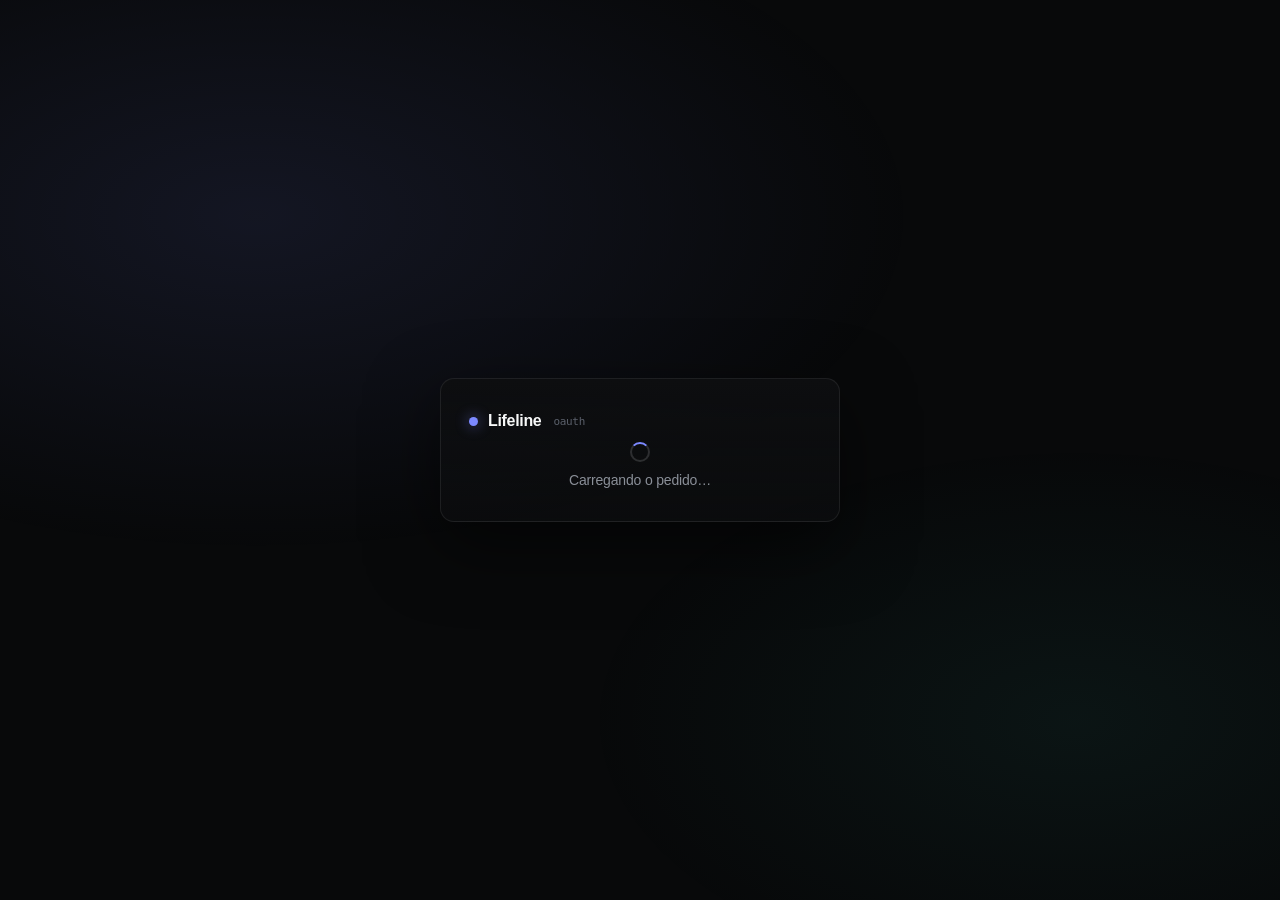
<file: site/oauth/consent/index.html>
<!doctype html>
<html lang="pt-BR">
<head>
<meta charset="utf-8">
<meta name="viewport" content="width=device-width, initial-scale=1">
<meta name="robots" content="noindex">
<title>Autorizar — Lifeline</title>
<link rel="icon" href="data:image/svg+xml,%3Csvg xmlns='http://www.w3.org/2000/svg' viewBox='0 0 16 16'%3E%3Ccircle cx='8' cy='8' r='4' fill='%237c89ff'/%3E%3C/svg%3E">
<style>
  /* tokens do site (style.css) — auto-contido p/ não herdar o layout da landing */
  :root{
    --bg:#08090a; --bg-elev:#0d0e10; --bg-elev-2:#131417;
    --ink:#f7f8f8; --ink-dim:#b7bdc6; --ink-mute:#8a8f98; --ink-faint:#5b606b;
    --line:rgba(255,255,255,.08); --line-strong:rgba(255,255,255,.14);
    --accent:#7c89ff; --accent-2:#41d6c3; --accent-glow:rgba(124,137,255,.45);
    --radius:10px;
    --font:"Inter",-apple-system,BlinkMacSystemFont,"Segoe UI",Roboto,Helvetica,Arial,sans-serif;
    --mono:"JetBrains Mono",ui-monospace,"SF Mono","Menlo","Consolas",monospace;
  }
  *{box-sizing:border-box;margin:0;padding:0}
  body{
    font-family:var(--font); background:var(--bg); color:var(--ink); font-size:16px; line-height:1.55;
    -webkit-font-smoothing:antialiased; letter-spacing:-.011em;
    min-height:100vh; display:grid; place-items:center; padding:24px;
  }
  .bg-fx{position:fixed;inset:0;z-index:0;pointer-events:none;
    background:radial-gradient(1100px 560px at 20% 24%,rgba(124,137,255,.10),transparent 60%),
               radial-gradient(820px 460px at 84% 80%,rgba(65,214,195,.06),transparent 60%);}
  .card{
    position:relative; z-index:1; width:100%; max-width:400px;
    background:linear-gradient(180deg,var(--bg-elev),rgba(13,14,16,.55));
    border:1px solid var(--line); border-radius:14px; padding:30px 28px;
    box-shadow:0 24px 70px rgba(0,0,0,.55);
  }
  .brand{display:flex;align-items:center;gap:10px;font-weight:560;letter-spacing:-.02em;margin-bottom:6px}
  .brand .dot{width:9px;height:9px;border-radius:50%;background:var(--accent);box-shadow:0 0 14px 1px var(--accent-glow)}
  .brand .ver{color:var(--ink-faint);font:500 11px/1 var(--mono);margin-left:2px}
  h1{font-size:20px;font-weight:580;letter-spacing:-.025em;line-height:1.15;margin-top:14px}
  h1 .grad{background:linear-gradient(96deg,var(--ink) 30%,var(--accent) 75%,var(--accent-2));
    -webkit-background-clip:text;background-clip:text;-webkit-text-fill-color:transparent}
  p.sub{color:var(--ink-mute);font-size:14px;margin-top:8px}
  .who{color:var(--ink-dim)} .who b{color:var(--ink);font-weight:560}
  .err{color:#ff6b6b;font-size:13px;min-height:16px;margin-top:10px}
  .scopes{margin:18px 0 4px;border:1px solid var(--line);border-radius:var(--radius);
    background:var(--bg-elev-2);padding:12px 14px}
  .scopes .k{font:600 10.5px/1 var(--mono);color:var(--accent);letter-spacing:.06em;text-transform:uppercase}
  .scopes ul{list-style:none;margin:9px 0 0;display:flex;flex-direction:column;gap:6px}
  .scopes li{color:var(--ink-dim);font-size:13px;display:flex;gap:8px}
  .scopes li::before{content:"›";color:var(--accent)}
  .field{width:100%;margin:7px 0;padding:11px 13px;border-radius:9px;border:1px solid var(--line-strong);
    background:#0b0c0e;color:var(--ink);font-size:14px;font-family:var(--font)}
  .field::placeholder{color:var(--ink-faint)}
  .btn{display:flex;align-items:center;justify-content:center;gap:9px;width:100%;
    padding:11px 16px;border-radius:var(--radius);font-size:14.5px;font-weight:540;cursor:pointer;
    border:1px solid transparent;transition:all .18s cubic-bezier(.22,1,.36,1);margin-top:10px}
  .btn-primary{background:var(--ink);color:#0a0b0c}
  .btn-primary:hover{transform:translateY(-1px);box-shadow:0 8px 30px rgba(255,255,255,.12)}
  .btn-ghost{border-color:var(--line-strong);color:var(--ink-dim);background:transparent}
  .btn-ghost:hover{border-color:var(--accent);color:#fff}
  .btn .ic{width:17px;height:17px;display:inline-block}
  .row{display:flex;gap:10px} .row .btn{margin-top:0}
  .or{display:flex;align-items:center;gap:12px;color:var(--ink-faint);font-size:12px;margin:18px 0 6px}
  .or::before,.or::after{content:"";flex:1;height:1px;background:var(--line)}
  .muted{color:var(--ink-faint);font-size:12px;margin-top:16px;text-align:center}
  .link{color:var(--ink-mute);cursor:pointer;text-decoration:underline;text-underline-offset:2px}
  .link:hover{color:var(--ink)}
  .hide{display:none}
  .spin{width:20px;height:20px;border:2px solid var(--line-strong);border-top-color:var(--accent);
    border-radius:50%;animation:r .7s linear infinite;margin:8px auto}
  @keyframes r{to{transform:rotate(360deg)}}
</style>
</head>
<body>
<div class="bg-fx"></div>
<div class="card">
  <div class="brand"><span class="dot"></span>Lifeline<span class="ver">oauth</span></div>

  <!-- estado: carregando -->
  <div id="loading"><div class="spin"></div><p class="sub" style="text-align:center">Carregando o pedido…</p></div>

  <!-- estado: login (sem sessão) -->
  <div id="login" class="hide">
    <h1>Entre para <span class="grad">autorizar</span></h1>
    <p class="sub"><span id="login-app" class="who">Um aplicativo</span> quer conectar à sua Lifeline.</p>
    <div class="err" id="login-err"></div>
    <button class="btn btn-ghost" data-prov="google">
      <svg class="ic" viewBox="0 0 24 24"><path fill="#fff" d="M12 11v3.2h4.5c-.2 1.2-1.4 3.5-4.5 3.5-2.7 0-4.9-2.2-4.9-5s2.2-5 4.9-5c1.5 0 2.6.7 3.2 1.2l2.2-2.1C16.1 3.7 14.2 3 12 3 7 3 3 7 3 12s4 9 9 9c5.2 0 8.6-3.6 8.6-8.7 0-.6-.1-1-.2-1.5z"/></svg>
      Continuar com Google
    </button>
    <button class="btn btn-ghost" data-prov="github">
      <svg class="ic" viewBox="0 0 24 24"><path fill="#fff" d="M12 2a10 10 0 0 0-3.2 19.5c.5.1.7-.2.7-.5v-1.7c-2.8.6-3.4-1.3-3.4-1.3-.5-1.1-1.1-1.4-1.1-1.4-.9-.6.1-.6.1-.6 1 .1 1.5 1 1.5 1 .9 1.5 2.3 1.1 2.9.8.1-.6.3-1.1.6-1.3-2.2-.300-4.6-1.1-4.6-4.9 0-1.1.4-2 1-2.7-.1-.3-.4-1.3.1-2.7 0 0 .8-.3 2.7 1a9.4 9.4 0 0 1 5 0c1.9-1.3 2.7-1 2.7-1 .5 1.4.2 2.4.1 2.7.6.7 1 1.6 1 2.7 0 3.8-2.4 4.6-4.6 4.9.3.3.6.9.6 1.8v2.7c0 .3.2.6.7.5A10 10 0 0 0 12 2z"/></svg>
      Continuar com GitHub
    </button>
    <div class="or">ou com email</div>
    <input id="email" class="field" type="email" placeholder="email" autocomplete="username">
    <input id="password" class="field" type="password" placeholder="senha" autocomplete="current-password">
    <button class="btn btn-primary" id="email-go">Continuar</button>
    <p class="muted">Primeiro acesso? <span class="link" id="signup-link">Criar conta</span></p>
  </div>

  <!-- estado: consentimento (com sessão) -->
  <div id="consent" class="hide">
    <h1><span id="consent-app" class="grad">Um aplicativo</span> quer acesso</h1>
    <p class="sub">Conectado como <span id="who-email" class="who"></span>.</p>
    <div class="scopes" id="scopes-box">
      <div class="k">Vai poder</div>
      <ul id="scopes-list"><li>Ler e propor no contexto da sua Lifeline (com sua curadoria)</li></ul>
    </div>
    <div class="err" id="consent-err"></div>
    <button class="btn btn-primary" id="approve">Autorizar</button>
    <button class="btn btn-ghost" id="deny">Negar</button>
    <p class="muted"><span class="link" id="switch">Entrar com outra conta</span></p>
  </div>

  <!-- estado: erro -->
  <div id="error" class="hide">
    <h1>Algo deu errado</h1>
    <p class="sub" id="error-msg">Erro desconhecido.</p>
    <button class="btn btn-ghost" onclick="location.reload()">Tentar de novo</button>
  </div>
</div>

<script type="module">
import { createClient } from 'https://esm.sh/@supabase/supabase-js@2'

// Injetado pelo servidor (a rota /oauth/consent substitui pelos valores do ambiente) — mantém o
// core genérico (sem projeto hardcoded). A anon key é pública por design (client-side, RLS protege).
const SUPABASE_URL = '__LIFELINE_SUPABASE_URL__'
const SUPABASE_ANON = '__LIFELINE_SUPABASE_ANON__'

const sb = createClient(SUPABASE_URL, SUPABASE_ANON)
const $ = (id) => document.getElementById(id)
const params = new URLSearchParams(location.search)
const authId = params.get('authorization_id') || params.get('authorization_request_id')

function show(state){ for(const s of ['loading','login','consent','error']) $(s).classList.toggle('hide', s!==state) }
function fail(msg){ $('error-msg').textContent = msg; show('error') }

async function main(){
  if (!sb.auth.oauth){ return fail('supabase-js sem suporte ao OAuth Server (versão antiga em cache). Recarregue.') }
  if (!authId){ return fail('Faltou o authorization_id na URL — recomece a conexão pelo cliente (claude.ai).') }
  const { data:{ session } } = await sb.auth.getSession()
  if (!session){ show('login'); return }

  let details
  try {
    const res = await sb.auth.oauth.getAuthorizationDetails(authId)
    if (res.error) throw res.error
    details = res.data || res
  } catch (e){ return fail('Não foi possível carregar o pedido: ' + (e.message||e)) }

  const client = details.client || details
  $('consent-app').textContent = client.name || client.client_name || 'Um aplicativo'
  $('who-email').textContent = session.user?.email || session.user?.id || '—'
  // a API devolve `scope` como string separada por espaço (fallback: array `scopes`)
  const raw = details.scope ?? details.scopes ?? client.scope
  const scopeArr = Array.isArray(raw) ? raw : (typeof raw === 'string' ? raw.split(/\s+/).filter(Boolean) : [])
  if (scopeArr.length){
    const ul = $('scopes-list'); ul.innerHTML = ''
    for (const s of scopeArr){ const li = document.createElement('li'); li.textContent = s; ul.appendChild(li) }  // textContent = sem injeção
  }
  show('consent')
}

// ----- login: social -----
for (const btn of document.querySelectorAll('[data-prov]')){
  btn.addEventListener('click', async () => {
    const provider = btn.dataset.prov
    const { error } = await sb.auth.signInWithOAuth({ provider, options:{ redirectTo: location.href } })
    if (error) $('login-err').textContent = error.message  // ex.: provider não habilitado no Supabase
  })
}
// ----- login: email/senha (+ criar conta) -----
let signupMode = false
$('signup-link').addEventListener('click', () => {
  signupMode = !signupMode
  $('email-go').textContent = signupMode ? 'Criar conta e continuar' : 'Continuar'
  $('signup-link').textContent = signupMode ? 'Já tenho conta' : 'Criar conta'
})
$('email-go').addEventListener('click', async () => {
  $('login-err').textContent = ''
  const email = $('email').value.trim(), password = $('password').value
  if (!email || !password){ $('login-err').textContent = 'Preencha email e senha.'; return }
  const fn = signupMode ? sb.auth.signUp({ email, password })
                        : sb.auth.signInWithPassword({ email, password })
  const { data, error } = await fn
  if (error){ $('login-err').textContent = error.message; return }
  if (signupMode && !data.session){ $('login-err').textContent = 'Conta criada — confirme pelo email e volte para entrar.'; return }
  location.reload()  // tem sessão → vira a tela de consentimento
})

// ----- consentimento: aprovar / negar -----
$('approve').addEventListener('click', () => finish('approve'))
$('deny').addEventListener('click', () => finish('deny'))
async function finish(kind){
  $('consent-err').textContent = ''
  try {
    const call = kind==='approve' ? sb.auth.oauth.approveAuthorization(authId)
                                  : sb.auth.oauth.denyAuthorization(authId)
    const res = await call
    if (res.error) throw res.error
    const url = (res.data && (res.data.redirect_url || res.data.url)) || res.redirect_url
    if (!url) throw new Error('o Supabase não devolveu o redirect_url')
    location.href = url
  } catch (e){ $('consent-err').textContent = 'Falha ao ' + (kind==='approve'?'autorizar':'negar') + ': ' + (e.message||e) }
}
$('switch').addEventListener('click', async () => { await sb.auth.signOut(); location.reload() })

main()
</script>
</body>
</html>
</file>
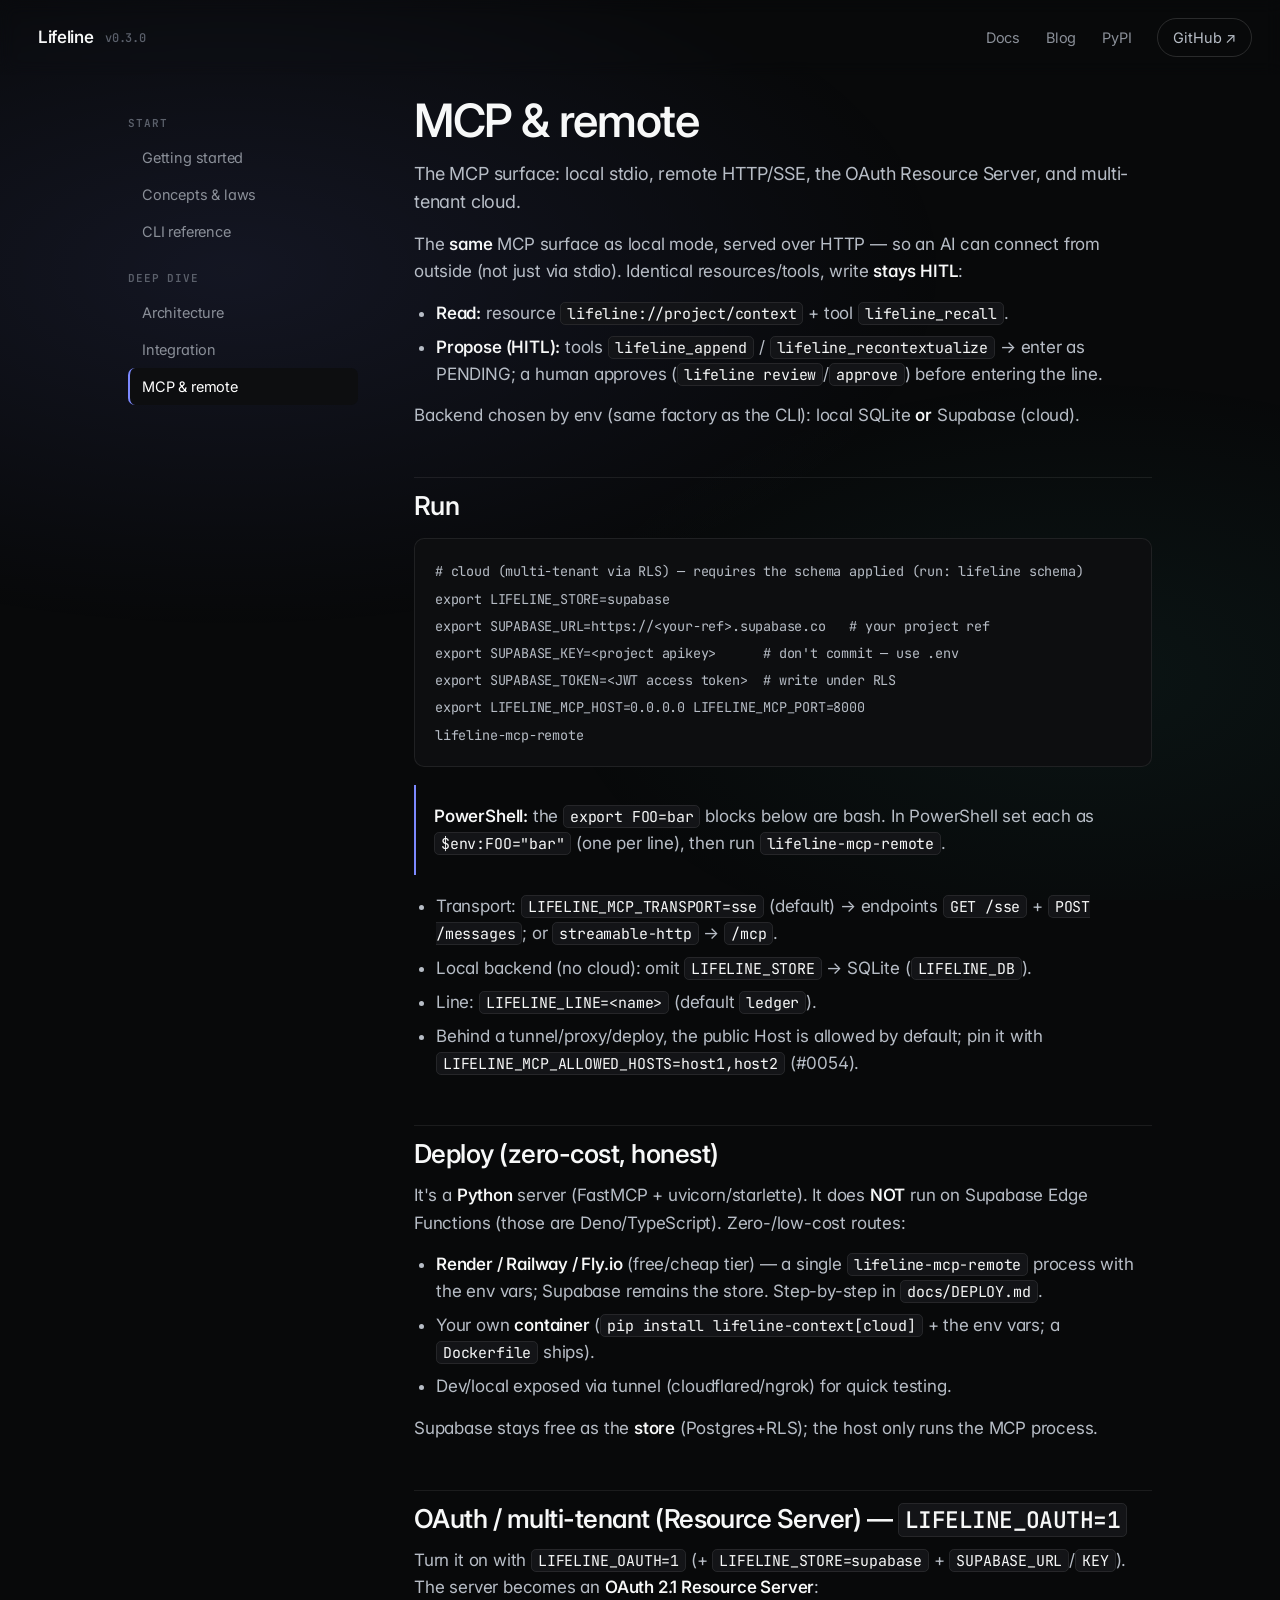
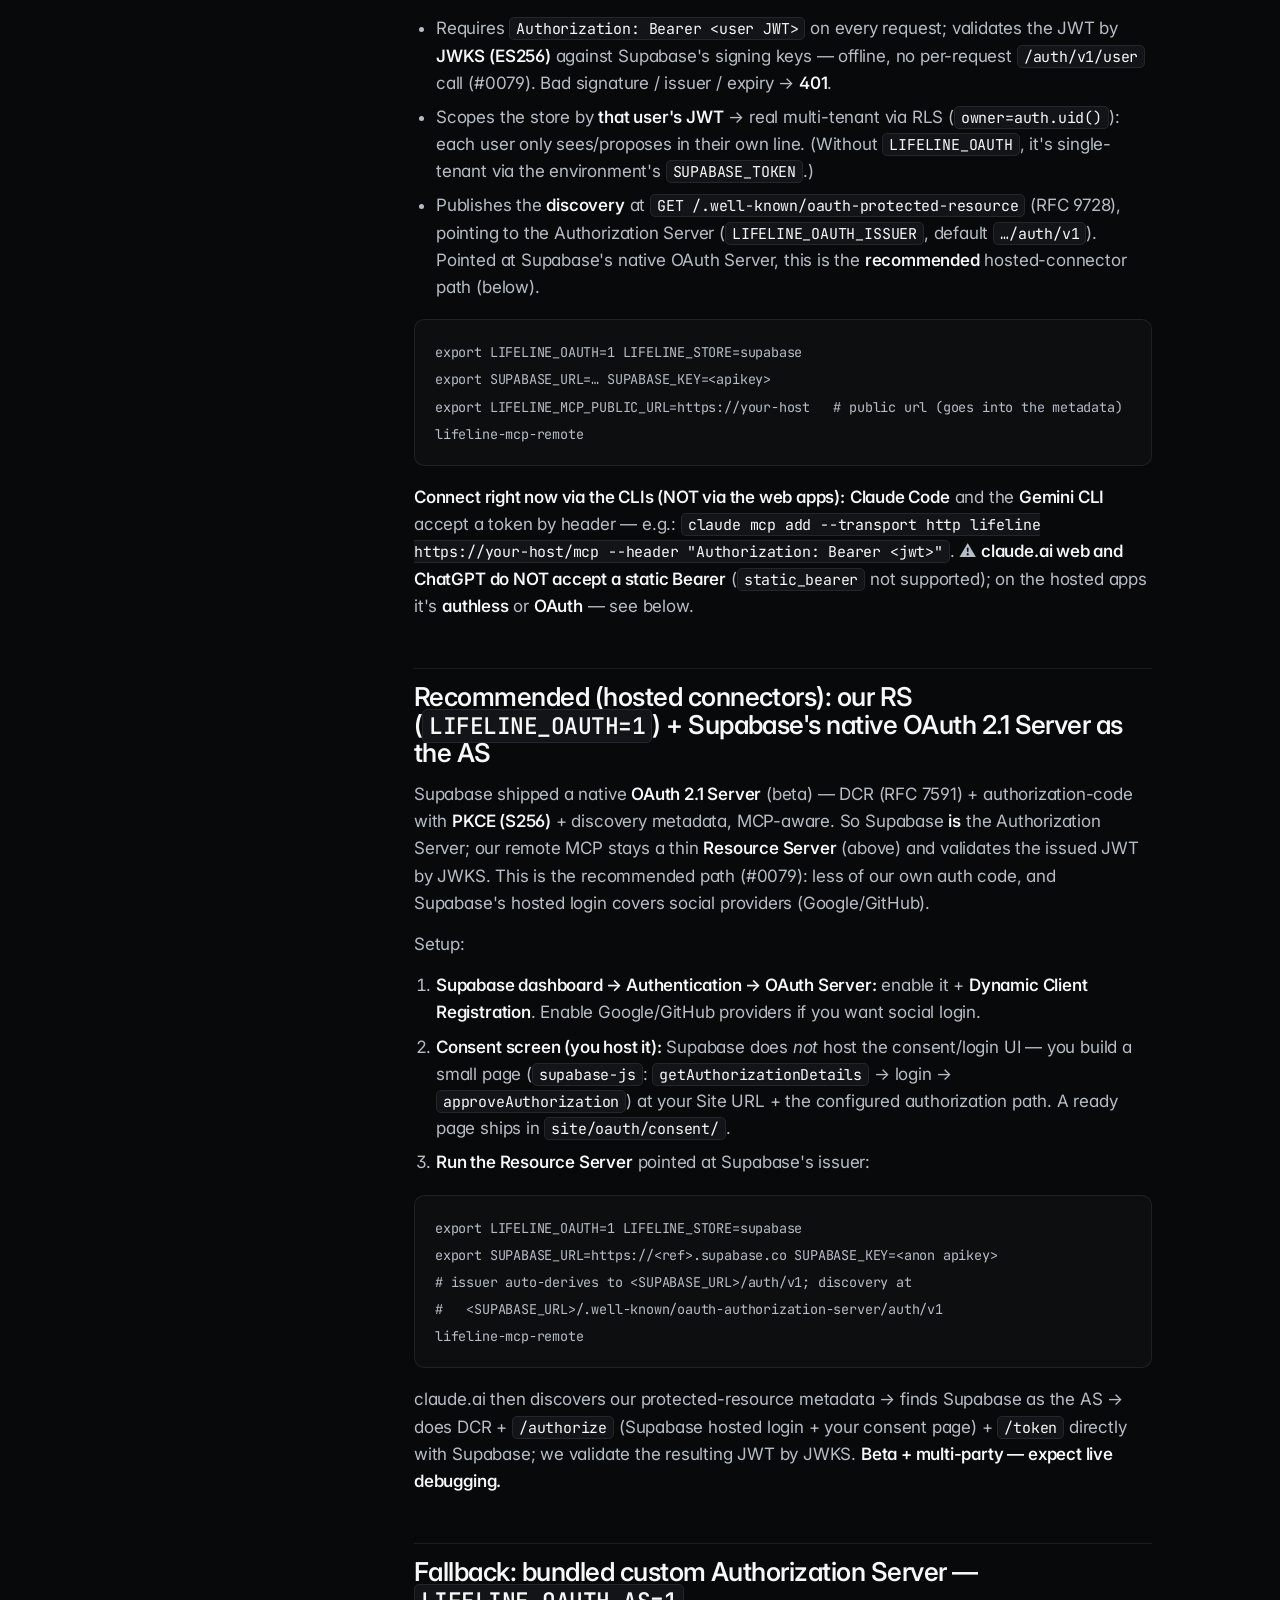
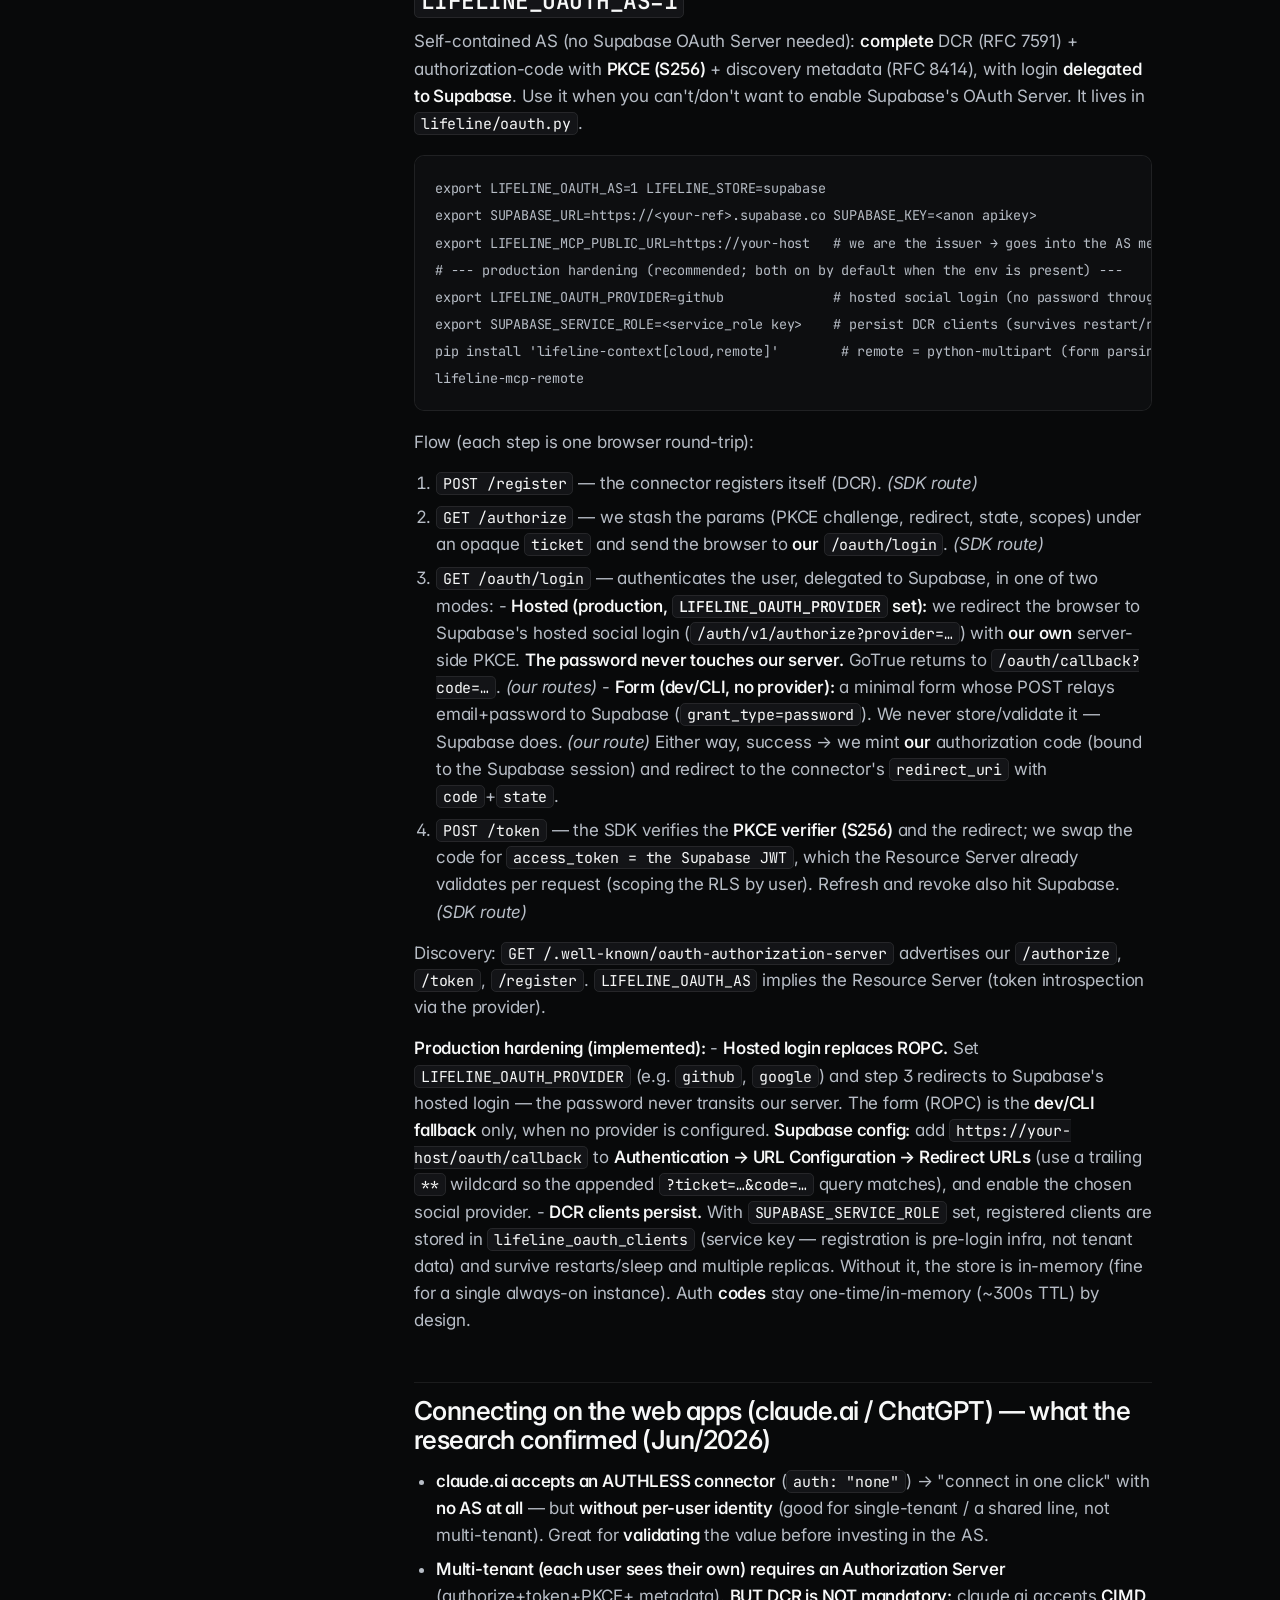
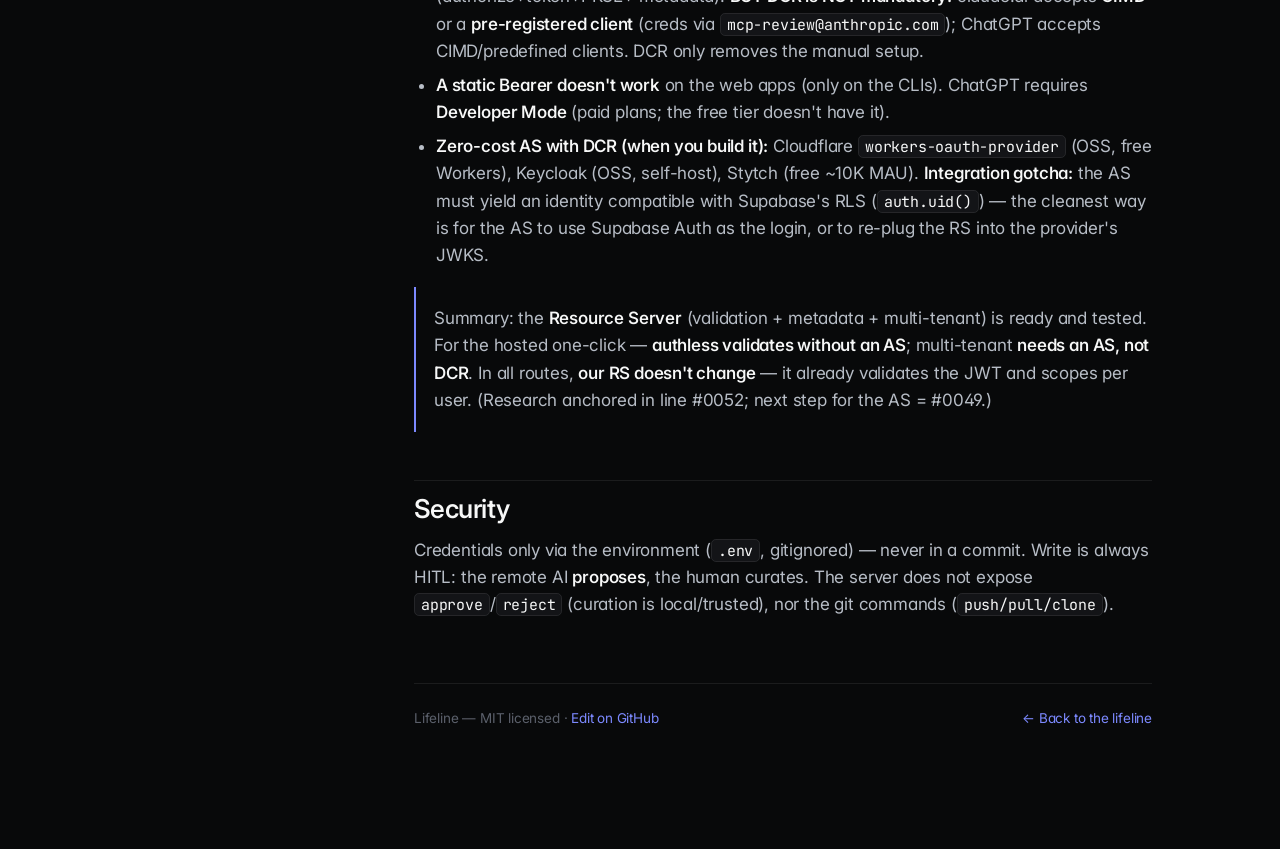
<file: site/docs/mcp.html>
<!doctype html>
<html lang="en">
<head>
<meta charset="utf-8">
<meta name="viewport" content="width=device-width, initial-scale=1, viewport-fit=cover">
<title>MCP & remote — Lifeline docs</title>
<meta name="description" content="The MCP surface: local stdio, remote HTTP/SSE, the OAuth Resource Server, and multi-tenant cloud.">
<link rel="canonical" href="https://lifelinecontext.com/docs/mcp.html">
<meta name="robots" content="index, follow, max-image-preview:large, max-snippet:-1">
<meta property="og:type" content="article">
<meta property="og:site_name" content="Lifeline">
<meta property="og:title" content="MCP & remote — Lifeline docs">
<meta property="og:description" content="The MCP surface: local stdio, remote HTTP/SSE, the OAuth Resource Server, and multi-tenant cloud.">
<meta property="og:url" content="https://lifelinecontext.com/docs/mcp.html">
<meta property="og:image" content="https://lifelinecontext.com/assets/og.svg">
<meta name="twitter:card" content="summary_large_image">
<meta name="theme-color" content="#08090a">
<link rel="icon" href="../assets/favicon.svg" type="image/svg+xml">
<link rel="preconnect" href="https://fonts.googleapis.com">
<link rel="preconnect" href="https://fonts.gstatic.com" crossorigin>
<link href="https://fonts.googleapis.com/css2?family=Inter:wght@400;500;560;600&family=JetBrains+Mono:wght@500;600&display=swap" rel="stylesheet">
<link rel="stylesheet" href="../assets/css/style.css">
<script type="application/ld+json">
{"@context":"https://schema.org","@type":"TechArticle","headline":"MCP & remote","description":"The MCP surface: local stdio, remote HTTP/SSE, the OAuth Resource Server, and multi-tenant cloud.","url":"https://lifelinecontext.com/docs/mcp.html","author":{"@type":"Person","name":"jessianmart"},"publisher":{"@type":"Organization","name":"Lifeline","url":"https://lifelinecontext.com/"},"isPartOf":{"@type":"WebSite","name":"Lifeline","url":"https://lifelinecontext.com/"},"inLanguage":"en","license":"https://opensource.org/licenses/MIT"}
</script>
</head>
<body class="docs">
<div class="bg-fx"></div>
<header class="topbar">
  <a class="brand" href="../"><svg class="brandmark" viewBox="0 0 1024 1024" aria-hidden="true"><g fill="currentColor"><path d="M120 120 L270 120 L270 754 L660 754 L660 904 L210 904 Q120 904 120 814 L120 120 Z"/><path d="M364 120 L814 120 Q904 120 904 210 L904 904 L754 904 L754 270 L364 270 Z"/><rect x="412" y="330" width="72" height="364"/><rect x="540" y="330" width="72" height="364"/><rect x="330" y="412" width="364" height="72"/><rect x="330" y="540" width="364" height="72"/></g></svg> Lifeline <span class="ver">v0.3.0</span></a>
  <nav class="topnav">
    <a href="index.html">Docs</a>
    <a href="../blog/">Blog</a>
    <a href="https://pypi.org/project/lifeline-context/" target="_blank" rel="noopener">PyPI</a>
    <a class="pill" href="https://github.com/lifeline-context/lifeline" target="_blank" rel="noopener">GitHub ↗</a>
  </nav>
</header>
<div class="docs-shell">
  <aside class="docs-side"><div class="group">Start</div>
      <a href="getting-started.html">Getting started</a>
      <a href="concepts.html">Concepts & laws</a>
      <a href="cli.html">CLI reference</a>
      <div class="group">Deep dive</div>
      <a href="architecture.html">Architecture</a>
      <a href="integration.html">Integration</a>
      <a href="mcp.html" class="current">MCP & remote</a></aside>
  <main class="docs-main">
    <h1>MCP & remote</h1>
    <p class="docs-lead">The MCP surface: local stdio, remote HTTP/SSE, the OAuth Resource Server, and multi-tenant cloud.</p>
<p>The <strong>same</strong> MCP surface as local mode, served over HTTP — so an AI can connect from outside
(not just via stdio). Identical resources/tools, write <strong>stays HITL</strong>:</p>
<ul>
<li><strong>Read:</strong> resource <code>lifeline://project/context</code> + tool <code>lifeline_recall</code>.</li>
<li><strong>Propose (HITL):</strong> tools <code>lifeline_append</code> / <code>lifeline_recontextualize</code> → enter as
  PENDING; a human approves (<code>lifeline review</code>/<code>approve</code>) before entering the line.</li>
</ul>
<p>Backend chosen by env (same factory as the CLI): local SQLite <strong>or</strong> Supabase (cloud).</p>
<h2>Run</h2>
<pre><code class="language-bash"># cloud (multi-tenant via RLS) — requires the schema applied (run: lifeline schema)
export LIFELINE_STORE=supabase
export SUPABASE_URL=https://&lt;your-ref&gt;.supabase.co   # your project ref
export SUPABASE_KEY=&lt;project apikey&gt;      # don't commit — use .env
export SUPABASE_TOKEN=&lt;JWT access token&gt;  # write under RLS
export LIFELINE_MCP_HOST=0.0.0.0 LIFELINE_MCP_PORT=8000
lifeline-mcp-remote
</code></pre>
<blockquote>
<p><strong>PowerShell:</strong> the <code>export FOO=bar</code> blocks below are bash. In PowerShell set each as
<code>$env:FOO="bar"</code> (one per line), then run <code>lifeline-mcp-remote</code>.</p>
</blockquote>
<ul>
<li>Transport: <code>LIFELINE_MCP_TRANSPORT=sse</code> (default) → endpoints <code>GET /sse</code> + <code>POST /messages</code>;
  or <code>streamable-http</code> → <code>/mcp</code>.</li>
<li>Local backend (no cloud): omit <code>LIFELINE_STORE</code> → SQLite (<code>LIFELINE_DB</code>).</li>
<li>Line: <code>LIFELINE_LINE=&lt;name&gt;</code> (default <code>ledger</code>).</li>
<li>Behind a tunnel/proxy/deploy, the public Host is allowed by default; pin it with
  <code>LIFELINE_MCP_ALLOWED_HOSTS=host1,host2</code> (#0054).</li>
</ul>
<h2>Deploy (zero-cost, honest)</h2>
<p>It's a <strong>Python</strong> server (FastMCP + uvicorn/starlette). It does <strong>NOT</strong> run on Supabase Edge
Functions (those are Deno/TypeScript). Zero-/low-cost routes:</p>
<ul>
<li><strong>Render / Railway / Fly.io</strong> (free/cheap tier) — a single <code>lifeline-mcp-remote</code> process with the
  env vars; Supabase remains the store. Step-by-step in <code>docs/DEPLOY.md</code>.</li>
<li>Your own <strong>container</strong> (<code>pip install lifeline-context[cloud]</code> + the env vars; a <code>Dockerfile</code> ships).</li>
<li>Dev/local exposed via tunnel (cloudflared/ngrok) for quick testing.</li>
</ul>
<p>Supabase stays free as the <strong>store</strong> (Postgres+RLS); the host only runs the MCP process.</p>
<h2>OAuth / multi-tenant (Resource Server) — <code>LIFELINE_OAUTH=1</code></h2>
<p>Turn it on with <code>LIFELINE_OAUTH=1</code> (+ <code>LIFELINE_STORE=supabase</code> + <code>SUPABASE_URL</code>/<code>KEY</code>). The server
becomes an <strong>OAuth 2.1 Resource Server</strong>:</p>
<ul>
<li>Requires <code>Authorization: Bearer &lt;user JWT&gt;</code> on every request; validates the JWT by <strong>JWKS
  (ES256)</strong> against Supabase's signing keys — offline, no per-request <code>/auth/v1/user</code> call
  (#0079). Bad signature / issuer / expiry → <strong>401</strong>.</li>
<li>Scopes the store by <strong>that user's JWT</strong> → real multi-tenant via RLS (<code>owner=auth.uid()</code>):
  each user only sees/proposes in their own line. (Without <code>LIFELINE_OAUTH</code>, it's single-tenant via
  the environment's <code>SUPABASE_TOKEN</code>.)</li>
<li>Publishes the <strong>discovery</strong> at <code>GET /.well-known/oauth-protected-resource</code> (RFC 9728), pointing
  to the Authorization Server (<code>LIFELINE_OAUTH_ISSUER</code>, default <code>…/auth/v1</code>). Pointed at Supabase's
  native OAuth Server, this is the <strong>recommended</strong> hosted-connector path (below).</li>
</ul>
<pre><code class="language-bash">export LIFELINE_OAUTH=1 LIFELINE_STORE=supabase
export SUPABASE_URL=… SUPABASE_KEY=&lt;apikey&gt;
export LIFELINE_MCP_PUBLIC_URL=https://your-host   # public url (goes into the metadata)
lifeline-mcp-remote
</code></pre>
<p><strong>Connect right now via the CLIs (NOT via the web apps):</strong> <strong>Claude Code</strong> and the <strong>Gemini CLI</strong>
accept a token by header — e.g.: <code>claude mcp add --transport http lifeline https://your-host/mcp --header "Authorization: Bearer &lt;jwt&gt;"</code>.
⚠️ <strong>claude.ai web and ChatGPT do NOT accept a static Bearer</strong> (<code>static_bearer</code> not supported);
on the hosted apps it's <strong>authless</strong> or <strong>OAuth</strong> — see below.</p>
<h2>Recommended (hosted connectors): our RS (<code>LIFELINE_OAUTH=1</code>) + Supabase's native <strong>OAuth 2.1 Server</strong> as the AS</h2>
<p>Supabase shipped a native <strong>OAuth 2.1 Server</strong> (beta) — DCR (RFC 7591) + authorization-code with
<strong>PKCE (S256)</strong> + discovery metadata, MCP-aware. So Supabase <strong>is</strong> the Authorization Server; our
remote MCP stays a thin <strong>Resource Server</strong> (above) and validates the issued JWT by JWKS. This is
the recommended path (#0079): less of our own auth code, and Supabase's hosted login covers social
providers (Google/GitHub).</p>
<p>Setup:</p>
<ol>
<li><strong>Supabase dashboard → Authentication → OAuth Server:</strong> enable it + <strong>Dynamic Client
   Registration</strong>. Enable Google/GitHub providers if you want social login.</li>
<li><strong>Consent screen (you host it):</strong> Supabase does <em>not</em> host the consent/login UI — you build a
   small page (<code>supabase-js</code>: <code>getAuthorizationDetails</code> → login → <code>approveAuthorization</code>) at your
   Site URL + the configured authorization path. A ready page ships in <code>site/oauth/consent/</code>.</li>
<li><strong>Run the Resource Server</strong> pointed at Supabase's issuer:</li>
</ol>
<pre><code class="language-bash">export LIFELINE_OAUTH=1 LIFELINE_STORE=supabase
export SUPABASE_URL=https://&lt;ref&gt;.supabase.co SUPABASE_KEY=&lt;anon apikey&gt;
# issuer auto-derives to &lt;SUPABASE_URL&gt;/auth/v1; discovery at
#   &lt;SUPABASE_URL&gt;/.well-known/oauth-authorization-server/auth/v1
lifeline-mcp-remote
</code></pre>
<p>claude.ai then discovers our protected-resource metadata → finds Supabase as the AS → does DCR +
<code>/authorize</code> (Supabase hosted login + your consent page) + <code>/token</code> directly with Supabase; we
validate the resulting JWT by JWKS. <strong>Beta + multi-party — expect live debugging.</strong></p>
<h2>Fallback: bundled custom Authorization Server — <code>LIFELINE_OAUTH_AS=1</code></h2>
<p>Self-contained AS (no Supabase OAuth Server needed): <strong>complete</strong> DCR (RFC 7591) + authorization-code
with <strong>PKCE (S256)</strong> + discovery metadata (RFC 8414), with login <strong>delegated to Supabase</strong>. Use it
when you can't/don't want to enable Supabase's OAuth Server. It lives in <code>lifeline/oauth.py</code>.</p>
<pre><code class="language-bash">export LIFELINE_OAUTH_AS=1 LIFELINE_STORE=supabase
export SUPABASE_URL=https://&lt;your-ref&gt;.supabase.co SUPABASE_KEY=&lt;anon apikey&gt;
export LIFELINE_MCP_PUBLIC_URL=https://your-host   # we are the issuer → goes into the AS metadata
# --- production hardening (recommended; both on by default when the env is present) ---
export LIFELINE_OAUTH_PROVIDER=github              # hosted social login (no password through us)
export SUPABASE_SERVICE_ROLE=&lt;service_role key&gt;    # persist DCR clients (survives restart/replicas)
pip install 'lifeline-context[cloud,remote]'        # remote = python-multipart (form parsing)
lifeline-mcp-remote
</code></pre>
<p>Flow (each step is one browser round-trip):</p>
<ol>
<li><code>POST /register</code> — the connector registers itself (DCR). <em>(SDK route)</em></li>
<li><code>GET /authorize</code> — we stash the params (PKCE challenge, redirect, state, scopes) under an opaque
   <code>ticket</code> and send the browser to <strong>our</strong> <code>/oauth/login</code>. <em>(SDK route)</em></li>
<li><code>GET /oauth/login</code> — authenticates the user, delegated to Supabase, in one of two modes:
   - <strong>Hosted (production, <code>LIFELINE_OAUTH_PROVIDER</code> set):</strong> we redirect the browser to Supabase's
     hosted social login (<code>/auth/v1/authorize?provider=…</code>) with <strong>our own</strong> server-side PKCE. <strong>The
     password never touches our server.</strong> GoTrue returns to <code>/oauth/callback?code=…</code>. <em>(our routes)</em>
   - <strong>Form (dev/CLI, no provider):</strong> a minimal form whose POST relays email+password to Supabase
     (<code>grant_type=password</code>). We never store/validate it — Supabase does. <em>(our route)</em>
   Either way, success → we mint <strong>our</strong> authorization code (bound to the Supabase session) and
   redirect to the connector's <code>redirect_uri</code> with <code>code</code>+<code>state</code>.</li>
<li><code>POST /token</code> — the SDK verifies the <strong>PKCE verifier (S256)</strong> and the redirect; we swap the code
   for <code>access_token = the Supabase JWT</code>, which the Resource Server already validates per request
   (scoping the RLS by user). Refresh and revoke also hit Supabase. <em>(SDK route)</em></li>
</ol>
<p>Discovery: <code>GET /.well-known/oauth-authorization-server</code> advertises our <code>/authorize</code>, <code>/token</code>,
<code>/register</code>. <code>LIFELINE_OAUTH_AS</code> implies the Resource Server (token introspection via the provider).</p>
<p><strong>Production hardening (implemented):</strong>
- <strong>Hosted login replaces ROPC.</strong> Set <code>LIFELINE_OAUTH_PROVIDER</code> (e.g. <code>github</code>, <code>google</code>) and step 3
  redirects to Supabase's hosted login — the password never transits our server. The form (ROPC) is
  the <strong>dev/CLI fallback</strong> only, when no provider is configured. <strong>Supabase config:</strong> add
  <code>https://your-host/oauth/callback</code> to <strong>Authentication → URL Configuration → Redirect URLs</strong> (use a
  trailing <code>**</code> wildcard so the appended <code>?ticket=…&amp;code=…</code> query matches), and enable the chosen
  social provider.
- <strong>DCR clients persist.</strong> With <code>SUPABASE_SERVICE_ROLE</code> set, registered clients are stored in
  <code>lifeline_oauth_clients</code> (service key — registration is pre-login infra, not tenant data) and
  survive restarts/sleep and multiple replicas. Without it, the store is in-memory (fine for a single
  always-on instance). Auth <strong>codes</strong> stay one-time/in-memory (~300s TTL) by design.</p>
<h2>Connecting on the web apps (claude.ai / ChatGPT) — what the research confirmed (Jun/2026)</h2>
<ul>
<li><strong>claude.ai accepts an AUTHLESS connector</strong> (<code>auth: "none"</code>) → "connect in one click" with <strong>no
  AS at all</strong> — but <strong>without per-user identity</strong> (good for single-tenant / a shared line, not
  multi-tenant). Great for <strong>validating</strong> the value before investing in the AS.</li>
<li><strong>Multi-tenant (each user sees their own) requires an Authorization Server</strong> (authorize+token+PKCE+
  metadata). <strong>BUT DCR is NOT mandatory:</strong> claude.ai accepts <strong>CIMD</strong> or a <strong>pre-registered
  client</strong> (creds via <code>mcp-review@anthropic.com</code>); ChatGPT accepts CIMD/predefined clients.
  DCR only removes the manual setup.</li>
<li><strong>A static Bearer doesn't work</strong> on the web apps (only on the CLIs). ChatGPT requires <strong>Developer
  Mode</strong> (paid plans; the free tier doesn't have it).</li>
<li><strong>Zero-cost AS with DCR (when you build it):</strong> Cloudflare <code>workers-oauth-provider</code> (OSS, free
  Workers), Keycloak (OSS, self-host), Stytch (free ~10K MAU). <strong>Integration gotcha:</strong> the AS must
  yield an identity compatible with Supabase's RLS (<code>auth.uid()</code>) — the cleanest way is for the AS
  to use Supabase Auth as the login, or to re-plug the RS into the provider's JWKS.</li>
</ul>
<blockquote>
<p>Summary: the <strong>Resource Server</strong> (validation + metadata + multi-tenant) is ready and tested.
For the hosted one-click — <strong>authless validates without an AS</strong>; multi-tenant <strong>needs an AS, not
DCR</strong>. In all routes, <strong>our RS doesn't change</strong> — it already validates the JWT and scopes per user.
(Research anchored in line #0052; next step for the AS = #0049.)</p>
</blockquote>
<h2>Security</h2>
<p>Credentials only via the environment (<code>.env</code>, gitignored) — never in a commit. Write is always HITL:
the remote AI <strong>proposes</strong>, the human curates. The server does not expose <code>approve</code>/<code>reject</code> (curation
is local/trusted), nor the git commands (<code>push/pull/clone</code>).</p>
    <div class="docs-foot">
      <span>Lifeline — MIT licensed · <a href="https://github.com/lifeline-context/lifeline/blob/main/docs/MCP_REMOTE.md">Edit on GitHub</a></span>
      <span><a href="../">← Back to the lifeline</a></span>
    </div>
  </main>
</div>
</body>
</html>
</file>
<file: site/assets/css/style.css>
/* Lifeline — hyper-minimal, Linear-grade dark theme.
   The "lifeline" is a single luminous thread running horizontally across the whole site;
   the vertical wheel traverses it. Content is real semantic HTML (GEO-first); the horizontal
   layout + wheel→scroll is progressive enhancement. On small screens it stacks vertically. */

:root {
  --bg: #08090a;
  --bg-elev: #0d0e10;
  --bg-elev-2: #131417;
  --ink: #f7f8f8;
  --ink-dim: #b7bdc6;
  --ink-mute: #8a8f98;
  --ink-faint: #5b606b;
  --line: rgba(255, 255, 255, 0.08);
  --line-strong: rgba(255, 255, 255, 0.14);
  --accent: #7c89ff;       /* indigo thread */
  --accent-2: #41d6c3;     /* cyan tail */
  --accent-glow: rgba(124, 137, 255, 0.45);
  --radius: 10px;
  --maxw: 1180px;
  --ease: cubic-bezier(0.22, 1, 0.36, 1);

  --font: "Inter", -apple-system, BlinkMacSystemFont, "Segoe UI", Roboto, Helvetica, Arial, sans-serif;
  --mono: "JetBrains Mono", ui-monospace, "SF Mono", "Menlo", "Consolas", monospace;
}

* { box-sizing: border-box; margin: 0; padding: 0; }

html { -webkit-text-size-adjust: 100%; scroll-behavior: smooth; }

body {
  font-family: var(--font);
  background: var(--bg);
  color: var(--ink);
  font-size: 17px;
  line-height: 1.6;
  letter-spacing: -0.011em;
  font-feature-settings: "ss01", "cv11";
  -webkit-font-smoothing: antialiased;
  text-rendering: optimizeLegibility;
  overflow: hidden;            /* landing controls its own scroll; docs override below */
}

::selection { background: var(--accent-glow); color: #fff; }

a { color: inherit; text-decoration: none; transition: color 0.18s var(--ease); }
a:hover { color: #fff; }

code, pre, .mono { font-family: var(--mono); font-feature-settings: normal; }

h1, h2, h3 { font-weight: 560; letter-spacing: -0.025em; line-height: 1.08; }

/* ---------- ambient background: faint grid + radial wash ---------- */
.bg-fx {
  position: fixed; inset: 0; z-index: 0; pointer-events: none;
  background:
    radial-gradient(1200px 600px at 18% 30%, rgba(124, 137, 255, 0.10), transparent 60%),
    radial-gradient(900px 500px at 85% 75%, rgba(65, 214, 195, 0.06), transparent 60%);
}
.bg-grid {
  position: fixed; inset: 0; z-index: 0; pointer-events: none; opacity: 0.5;
  background-image:
    linear-gradient(var(--line) 1px, transparent 1px),
    linear-gradient(90deg, var(--line) 1px, transparent 1px);
  background-size: 64px 64px;
  -webkit-mask-image: radial-gradient(circle at 50% 50%, #000 0%, transparent 78%);
          mask-image: radial-gradient(circle at 50% 50%, #000 0%, transparent 78%);
}

/* ================= TOP BAR ================= */
.topbar {
  position: fixed; top: 0; left: 0; right: 0; z-index: 50;
  display: flex; align-items: center; justify-content: space-between;
  padding: 18px 28px;
  backdrop-filter: blur(8px);
  -webkit-backdrop-filter: blur(8px);
}
.brand { display: flex; align-items: center; gap: 10px; font-weight: 560; letter-spacing: -0.02em; }
.brand .dot {
  width: 9px; height: 9px; border-radius: 50%;
  background: var(--accent); box-shadow: 0 0 14px 1px var(--accent-glow);
}
.brand .ver { color: var(--ink-faint); font: 500 12px/1 var(--mono); margin-left: 2px; }
.topnav { display: flex; align-items: center; gap: 26px; font-size: 14.5px; color: var(--ink-mute); }
.topnav a:hover { color: var(--ink); }
.topnav .pill {
  border: 1px solid var(--line-strong); border-radius: 999px; padding: 7px 15px; color: var(--ink-dim);
  transition: border-color 0.18s var(--ease), color 0.18s var(--ease);
}
.topnav .pill:hover { border-color: var(--accent); color: #fff; }

/* ================= HORIZONTAL TRACK ================= */
.track {
  position: relative; z-index: 1;
  display: flex; flex-flow: row nowrap;
  height: 100vh; height: 100dvh;
  overflow-x: auto; overflow-y: hidden;
  scroll-snap-type: none;   /* native snap (mandatory OR proximity) reverts wheel increments near a panel → freeze. JS snaps on idle instead. */
  scrollbar-width: none;
}
.track::-webkit-scrollbar { display: none; }

.panel {
  position: relative;
  flex: 0 0 100vw; width: 100vw;
  height: 100vh; height: 100dvh;
  scroll-snap-align: center;
  display: flex; align-items: center;
  padding: 0 max(28px, 7vw);
}
.panel-inner { width: 100%; max-width: var(--maxw); margin: 0 auto; }

/* the persistent lifeline thread (drawn behind panels, fixed vertically) */
.thread {
  position: fixed; left: 0; right: 0; top: 50%; z-index: 0; height: 2px; pointer-events: none;
  background: linear-gradient(90deg, transparent, var(--line-strong) 6%, var(--line-strong) 94%, transparent);
}
.thread .fill {
  position: absolute; left: 0; top: 0; height: 100%; width: 0;
  background: linear-gradient(90deg, var(--accent), var(--accent-2));
  box-shadow: 0 0 16px 1px var(--accent-glow);
  transition: width 0.12s linear;
}

/* node marker per panel, sitting on the thread */
.node {
  position: absolute; top: calc(50% - 5px); left: max(28px, 7vw);
  width: 10px; height: 10px; border-radius: 50%;
  background: var(--bg); border: 1.5px solid var(--ink-faint);
}
.panel.seen .node { border-color: var(--accent); box-shadow: 0 0 12px 1px var(--accent-glow); }

/* ================= TYPE / CONTENT ================= */
.eyebrow {
  display: inline-flex; align-items: center; gap: 9px;
  font: 500 12.5px/1 var(--mono); letter-spacing: 0.02em;
  color: var(--ink-mute); text-transform: none; margin-bottom: 22px;
}
.hash { color: var(--accent); }
.eyebrow .bar { width: 22px; height: 1px; background: var(--line-strong); }

.display {
  font-size: clamp(40px, 6.4vw, 86px); font-weight: 580; letter-spacing: -0.035em; line-height: 0.98;
}
.display .grad {
  background: linear-gradient(96deg, var(--ink) 30%, var(--accent) 70%, var(--accent-2));
  -webkit-background-clip: text; background-clip: text; -webkit-text-fill-color: transparent;
}
h2.title { font-size: clamp(30px, 4vw, 52px); letter-spacing: -0.03em; }

.lead { color: var(--ink-dim); font-size: clamp(17px, 1.5vw, 21px); line-height: 1.5; max-width: 60ch; margin-top: 22px; }
.muted { color: var(--ink-mute); }
.body { color: var(--ink-dim); max-width: 62ch; margin-top: 16px; }
.body strong { color: var(--ink); font-weight: 560; }

/* CTA row */
.cta { display: flex; flex-wrap: wrap; gap: 14px; margin-top: 38px; align-items: center; }
.btn {
  display: inline-flex; align-items: center; gap: 9px;
  padding: 12px 20px; border-radius: var(--radius); font-size: 15px; font-weight: 540;
  border: 1px solid transparent; transition: all 0.18s var(--ease); white-space: nowrap;
}
.btn-primary { background: var(--ink); color: #0a0b0c; }
.btn-primary:hover { color: #0a0b0c; transform: translateY(-1px); box-shadow: 0 8px 30px rgba(255,255,255,0.12); }
.btn-ghost { border-color: var(--line-strong); color: var(--ink-dim); }
.btn-ghost:hover { border-color: var(--accent); color: #fff; }

.copy {
  display: inline-flex; align-items: center; gap: 12px;
  background: var(--bg-elev); border: 1px solid var(--line); border-radius: var(--radius);
  padding: 12px 16px; font: 500 14.5px/1 var(--mono); color: var(--ink-dim); cursor: pointer;
  transition: border-color 0.18s var(--ease);
}
.copy:hover { border-color: var(--line-strong); }
.copy .prompt { color: var(--accent); }
.copy .ic { color: var(--ink-faint); font-size: 12px; }

/* feature grids / cards */
.grid { display: grid; gap: 18px; margin-top: 40px; }
.grid.cols-3 { grid-template-columns: repeat(3, 1fr); }
.grid.cols-2 { grid-template-columns: repeat(2, 1fr); }
.card {
  border: 1px solid var(--line); border-radius: var(--radius); padding: 24px 22px;
  background: linear-gradient(180deg, var(--bg-elev), rgba(13,14,16,0.4));
  transition: border-color 0.2s var(--ease), transform 0.2s var(--ease);
}
.card:hover { border-color: var(--line-strong); transform: translateY(-2px); }
.card .k { font: 600 12px/1 var(--mono); color: var(--accent); letter-spacing: 0.04em; }
.card h3 { font-size: 18px; margin: 14px 0 8px; font-weight: 560; letter-spacing: -0.02em; }
.card p { color: var(--ink-mute); font-size: 14.5px; line-height: 1.5; }

/* law list */
.laws { display: grid; grid-template-columns: repeat(2, 1fr); gap: 2px 38px; margin-top: 36px; }
.law { display: flex; gap: 16px; padding: 15px 0; border-bottom: 1px solid var(--line); }
.law .n { font: 600 13px/1.4 var(--mono); color: var(--accent); min-width: 22px; }
.law .t { color: var(--ink-dim); font-size: 15px; }
.law .t b { color: var(--ink); font-weight: 560; }

/* steps / loop */
.steps { display: grid; grid-template-columns: repeat(2, 1fr); gap: 18px; margin-top: 36px; }
.step { border: 1px solid var(--line); border-radius: var(--radius); padding: 22px; background: var(--bg-elev); }
.step .badge { font: 600 11px/1 var(--mono); color: var(--bg); background: var(--accent); padding: 5px 9px; border-radius: 5px; }
.step h3 { font-size: 16.5px; margin: 16px 0 8px; }
.step p { color: var(--ink-mute); font-size: 14px; }
.step code { color: var(--ink-dim); background: var(--bg-elev-2); padding: 2px 7px; border-radius: 5px; font-size: 13px; }

/* code block */
pre.code {
  margin-top: 24px; background: var(--bg-elev); border: 1px solid var(--line); border-radius: var(--radius);
  padding: 20px 22px; overflow-x: auto; font: 500 13.5px/1.7 var(--mono); color: var(--ink-dim);
}
pre.code .c { color: var(--ink-faint); }     /* comment */
pre.code .a { color: var(--accent); }          /* command */
pre.code .s { color: var(--accent-2); }        /* string */

/* docs hub list (last panel) */
.doclist { display: grid; grid-template-columns: repeat(3, 1fr); gap: 14px; margin-top: 34px; }
.doclink {
  border: 1px solid var(--line); border-radius: var(--radius); padding: 18px;
  display: flex; flex-direction: column; gap: 6px; background: var(--bg-elev);
  transition: border-color 0.18s var(--ease), transform 0.18s var(--ease);
}
.doclink:hover { border-color: var(--accent); transform: translateY(-2px); }
.doclink .t { font-weight: 560; font-size: 15.5px; }
.doclink .d { color: var(--ink-mute); font-size: 13px; }
.doclink .arrow { color: var(--accent); }

/* ================= SIDE NAV (dots) ================= */
.dots { position: fixed; right: 26px; top: 50%; transform: translateY(-50%); z-index: 40; display: flex; flex-direction: column; gap: 13px; }
.dots button {
  width: 9px; height: 9px; border-radius: 50%; border: 0; padding: 0; cursor: pointer;
  background: var(--ink-faint); opacity: 0.55; transition: all 0.2s var(--ease); position: relative;
}
.dots button:hover { opacity: 1; transform: scale(1.25); }
.dots button.active { background: var(--accent); opacity: 1; box-shadow: 0 0 12px 1px var(--accent-glow); }
.dots button::after {
  content: attr(data-label); position: absolute; right: 20px; top: 50%; transform: translateY(-50%);
  font: 500 11px/1 var(--mono); color: var(--ink-mute); white-space: nowrap; opacity: 0;
  transition: opacity 0.18s var(--ease); pointer-events: none;
}
.dots button:hover::after { opacity: 1; }

/* progress hint (vertical wheel → horizontal) */
.scroll-hint {
  position: fixed; bottom: 26px; left: 50%; transform: translateX(-50%); z-index: 40;
  font: 500 12px/1 var(--mono); color: var(--ink-faint); display: flex; align-items: center; gap: 10px;
  transition: opacity 0.4s var(--ease);
}
.scroll-hint .key { border: 1px solid var(--line-strong); border-radius: 5px; padding: 3px 7px; color: var(--ink-mute); }

/* keyframe reveal */
.reveal { opacity: 0; transform: translateY(14px); transition: opacity 0.7s var(--ease), transform 0.7s var(--ease); }
.panel.seen .reveal { opacity: 1; transform: none; }
.panel.seen .reveal.d1 { transition-delay: 0.06s; }
.panel.seen .reveal.d2 { transition-delay: 0.12s; }
.panel.seen .reveal.d3 { transition-delay: 0.18s; }

/* ================= RESPONSIVE: stack vertically on touch/small ================= */
@media (max-width: 860px) {
  body { overflow-y: auto; overflow-x: hidden; }
  .track { display: block; height: auto; overflow: visible; scroll-snap-type: none; }
  .panel { width: 100%; min-height: auto; height: auto; padding: 96px max(22px, 6vw) 64px; scroll-snap-align: none; }
  .thread, .node, .dots, .scroll-hint, .bg-grid { display: none; }
  .grid.cols-3, .grid.cols-2, .laws, .steps, .doclist { grid-template-columns: 1fr; }
  .reveal { opacity: 1; transform: none; }
  .display { font-size: clamp(36px, 12vw, 56px); }
}

/* ================= REDUCED MOTION ================= */
@media (prefers-reduced-motion: reduce) {
  * { scroll-behavior: auto !important; }
  .reveal { opacity: 1 !important; transform: none !important; transition: none; }
  .thread .fill { transition: none; }
}

/* ================= DOCS PAGES (vertical, readable) ================= */
body.docs { overflow: auto; }
.docs-shell { position: relative; z-index: 1; max-width: 1080px; margin: 0 auto; padding: 96px 28px 120px; display: grid; grid-template-columns: 230px 1fr; gap: 56px; }
.docs-side { position: sticky; top: 96px; align-self: start; height: max-content; }
.docs-side .group { font: 600 11px/1 var(--mono); color: var(--ink-faint); letter-spacing: 0.08em; text-transform: uppercase; margin: 22px 0 10px; }
.docs-side a { display: block; color: var(--ink-mute); font-size: 14.5px; padding: 7px 12px; border-radius: 7px; transition: all 0.15s var(--ease); border-left: 2px solid transparent; }
.docs-side a:hover { color: var(--ink); background: var(--bg-elev); }
.docs-side a.current { color: #fff; border-left-color: var(--accent); background: var(--bg-elev); }
.docs-main { min-width: 0; }
.docs-main h1 { font-size: clamp(32px, 4vw, 46px); letter-spacing: -0.03em; margin-bottom: 8px; }
.docs-main h2 { font-size: 26px; margin: 48px 0 14px; padding-top: 14px; border-top: 1px solid var(--line); letter-spacing: -0.02em; }
.docs-main h3 { font-size: 19px; margin: 30px 0 10px; }
.docs-main p { color: var(--ink-dim); margin: 14px 0; }
.docs-main ul, .docs-main ol { color: var(--ink-dim); margin: 14px 0 14px 22px; }
.docs-main li { margin: 7px 0; }
.docs-main a { color: var(--accent); }
.docs-main a:hover { color: var(--accent-2); }
.docs-main strong { color: var(--ink); font-weight: 560; }
.docs-main code { font-family: var(--mono); font-size: 0.88em; background: var(--bg-elev-2); border: 1px solid var(--line); padding: 1px 6px; border-radius: 5px; color: var(--ink); }
.docs-main pre { background: var(--bg-elev); border: 1px solid var(--line); border-radius: var(--radius); padding: 18px 20px; overflow-x: auto; margin: 18px 0; }
.docs-main pre code { background: none; border: 0; padding: 0; font-size: 13.5px; line-height: 1.7; color: var(--ink-dim); }
.docs-main blockquote { border-left: 2px solid var(--accent); padding: 4px 0 4px 18px; margin: 18px 0; color: var(--ink-mute); }
.docs-main table { width: 100%; border-collapse: collapse; margin: 20px 0; font-size: 14.5px; }
.docs-main th, .docs-main td { text-align: left; padding: 10px 14px; border-bottom: 1px solid var(--line); }
.docs-main th { color: var(--ink); font-weight: 560; }
.docs-main td { color: var(--ink-mute); }
.docs-main hr { border: 0; border-top: 1px solid var(--line); margin: 40px 0; }
.docs-lead { color: var(--ink-mute); font-size: 18px; margin: 10px 0 30px; }
.docs-foot { border-top: 1px solid var(--line); margin-top: 64px; padding-top: 24px; color: var(--ink-faint); font-size: 13.5px; display: flex; justify-content: space-between; flex-wrap: wrap; gap: 12px; }
@media (max-width: 860px) { .docs-shell { grid-template-columns: 1fr; gap: 0; padding-top: 88px; } .docs-side { position: static; margin-bottom: 30px; } }

/* footer (landing last panel) */
.foot { display: flex; justify-content: space-between; align-items: flex-end; gap: 20px; margin-top: 52px; padding-top: 24px; border-top: 1px solid var(--line); color: var(--ink-faint); font-size: 13.5px; flex-wrap: wrap; }
.foot a { color: var(--ink-mute); }
.foot a:hover { color: var(--ink); }
</file>
